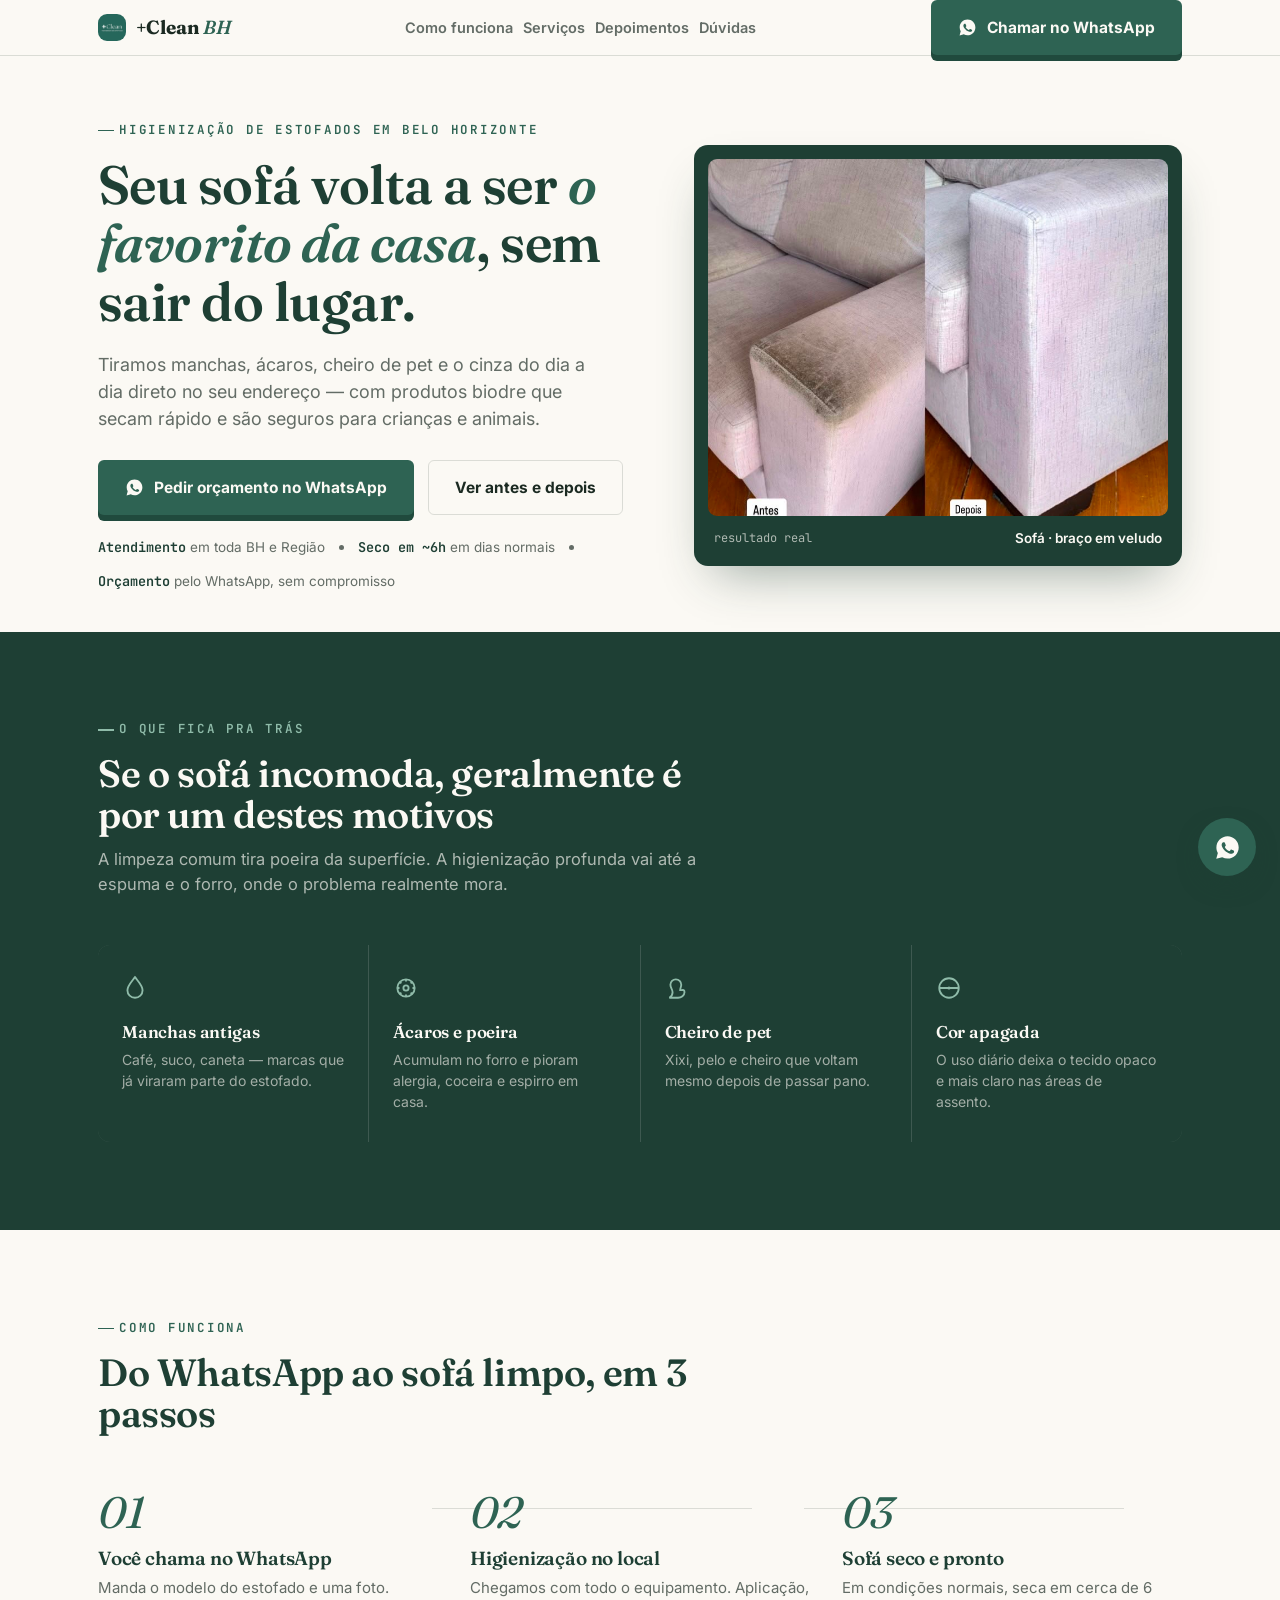
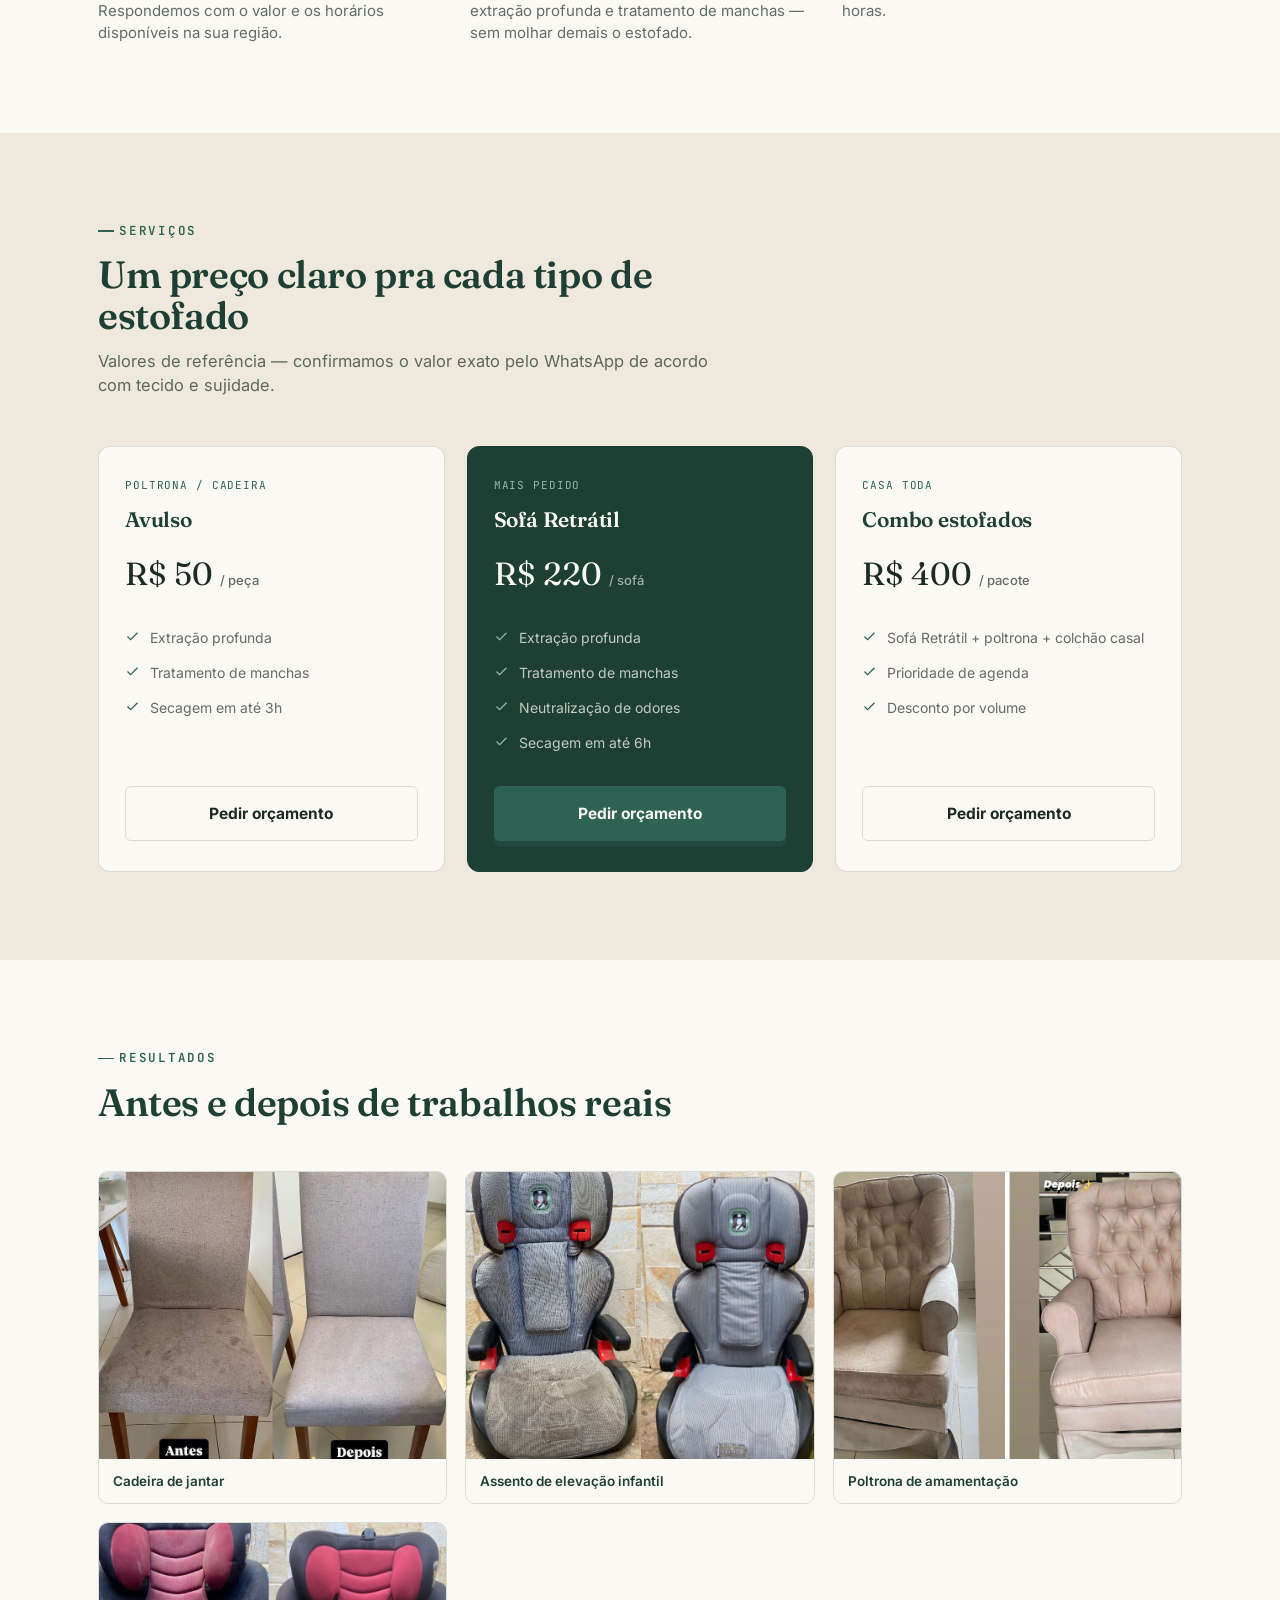
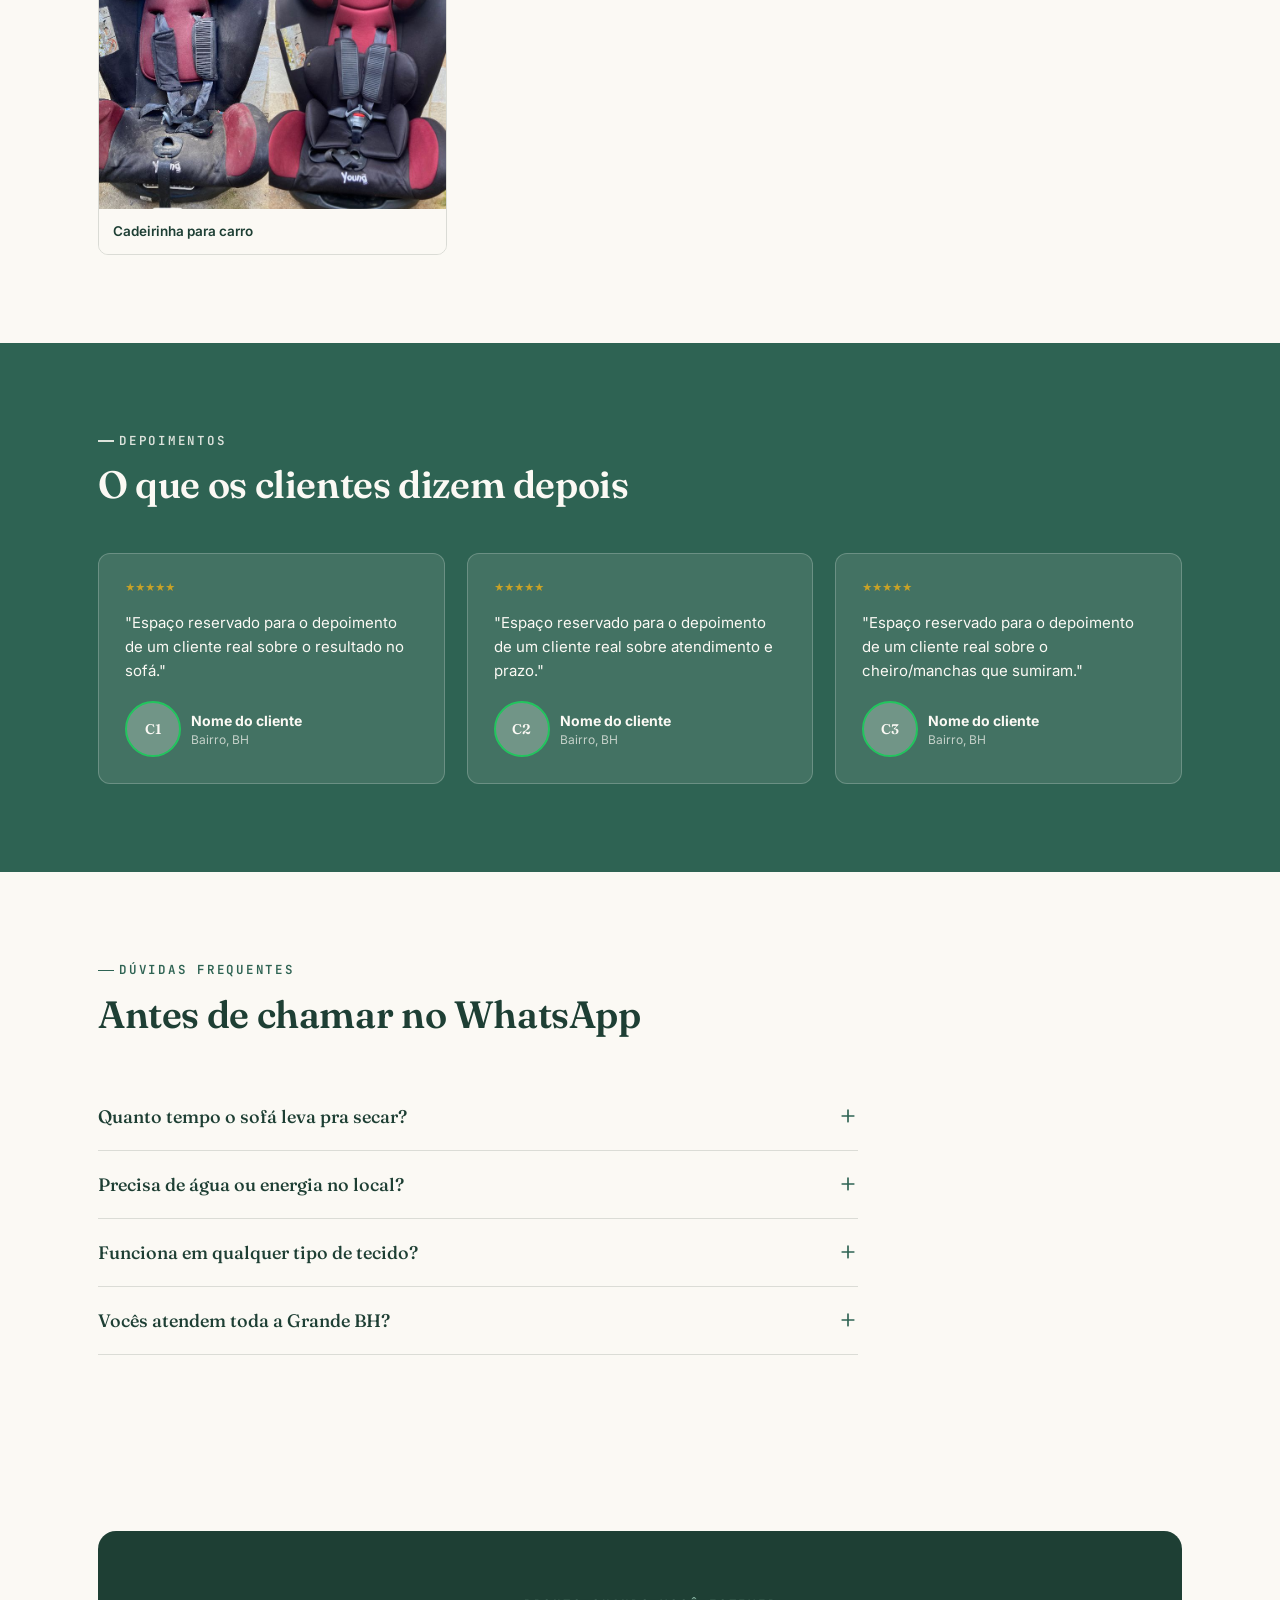
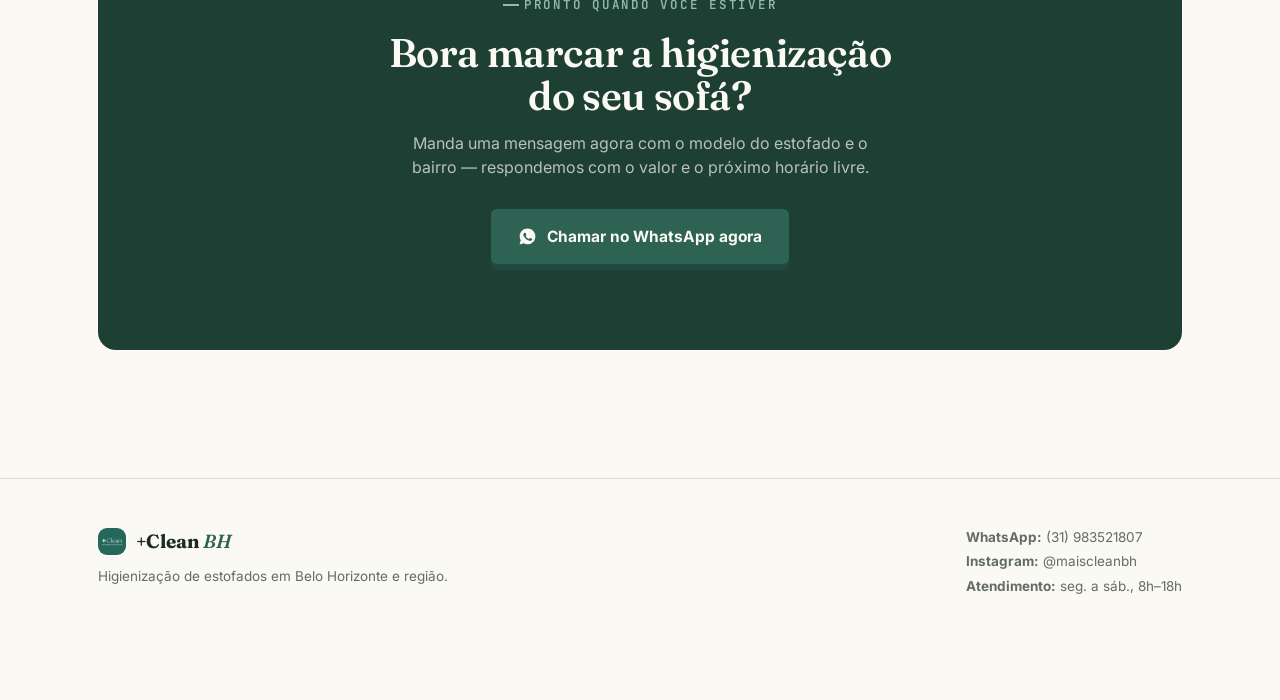
<file: maisclean-landing.html>
<!DOCTYPE html>
<html lang="pt-BR">
<head>
<meta charset="UTF-8">
<meta name="description" content="Higienização de estofados em Belo Horizonte. Tire manchas, ácaros e cheiros desagradáveis do seu sofá com nossos serviços profissionais.">
<title>+Clean BH | Higienização de Estofados</title>
<link rel="preconnect" href="https://fonts.googleapis.com">
<link rel="preconnect" href="https://fonts.gstatic.com" crossorigin>
<link href="https://fonts.googleapis.com/css2?family=Fraunces:ital,opsz,wght@0,9..144,400;0,9..144,500;0,9..144,600;0,9..144,700;1,9..144,500&family=Inter:wght@400;500;600;700;800&family=JetBrains+Mono:wght@500;600&display=swap" rel="stylesheet">
<link rel="stylesheet" href="style.css">
</head>
<body>
<header>
  <nav class="wrap">
    <a href="#top" class="logo">
      <img src="images/logo.jpg" alt="+Clean Higienização de Estofados" class="logo-img">
      <span class="logo-text">+Clean <span>BH</span></span>
    </a>
    <ul class="nav-links">
      <li><a href="#como-funciona">Como funciona</a></li>
      <li><a href="#servicos">Serviços</a></li>
      <li><a href="#depoimentos">Depoimentos</a></li>
      <li><a href="#faq">Dúvidas</a></li>
    </ul>
    <a class="btn btn-primary nav-cta" href="https://whatsss.link/2kpx1f" target="_blank" rel="noopener">
      <svg viewBox="0 0 24 24" fill="currentColor"><path d="M12.04 2C6.58 2 2.13 6.45 2.13 11.91c0 1.79.47 3.46 1.29 4.91L2 22l5.29-1.38a9.9 9.9 0 0 0 4.75 1.21h.01c5.46 0 9.91-4.45 9.91-9.91S17.5 2 12.04 2Zm5.8 14.14c-.24.68-1.4 1.31-1.93 1.36-.5.05-.98.24-3.28-.68-2.78-1.11-4.56-3.93-4.7-4.11-.14-.18-1.12-1.49-1.12-2.84 0-1.35.71-2.01.96-2.28.24-.27.53-.34.71-.34h.5c.16 0 .38-.03.58.44.24.57.82 1.98.89 2.12.07.14.11.31.02.5-.09.18-.14.3-.27.46-.14.16-.29.36-.41.48-.14.14-.28.29-.12.57.16.27.71 1.18 1.53 1.91 1.05.94 1.94 1.24 2.21 1.38.27.14.43.12.59-.07.16-.2.68-.79.86-1.06.18-.27.36-.23.6-.14.25.09 1.58.75 1.85.88.27.14.45.2.51.32.07.11.07.66-.17 1.34Z"/></svg>
      Chamar no WhatsApp
    </a>
  </nav>
</header>

<main id="top">
  <!-- ============ HERO ============ -->
  <section class="hero">
    <div class="wrap hero-grid">
      <div>
        <span class="eyebrow">Higienização de estofados em Belo Horizonte</span>
        <h1>Seu sofá volta a ser <em>o favorito da casa</em>, sem sair do lugar.</h1>
        <p class="lede">Tiramos manchas, ácaros, cheiro de pet e o cinza do dia a dia direto no seu endereço — com produtos biodre que secam rápido e são seguros para crianças e animais.</p>
        <div class="hero-ctas">
          <a class="btn btn-primary" href="https://whatsss.link/2kpx1f" target="_blank" rel="noopener">
            <svg viewBox="0 0 24 24" fill="currentColor"><path d="M12.04 2C6.58 2 2.13 6.45 2.13 11.91c0 1.79.47 3.46 1.29 4.91L2 22l5.29-1.38a9.9 9.9 0 0 0 4.75 1.21h.01c5.46 0 9.91-4.45 9.91-9.91S17.5 2 12.04 2Zm5.8 14.14c-.24.68-1.4 1.31-1.93 1.36-.5.05-.98.24-3.28-.68-2.78-1.11-4.56-3.93-4.7-4.11-.14-.18-1.12-1.49-1.12-2.84 0-1.35.71-2.01.96-2.28.24-.27.53-.34.71-.34h.5c.16 0 .38-.03.58.44.24.57.82 1.98.89 2.12.07.14.11.31.02.5-.09.18-.14.3-.27.46-.14.16-.29.36-.41.48-.14.14-.28.29-.12.57.16.27.71 1.18 1.53 1.91 1.05.94 1.94 1.24 2.21 1.38.27.14.43.12.59-.07.16-.2.68-.79.86-1.06.18-.27.36-.23.6-.14.25.09 1.58.75 1.85.88.27.14.45.2.51.32.07.11.07.66-.17 1.34Z"/></svg>
            Pedir orçamento no WhatsApp
          </a>
          <a class="btn btn-ghost" href="#galeria">Ver antes e depois</a>
        </div>
        <div class="trust-row">
          <span><strong>Atendimento</strong> em toda BH e Região</span>
          <span class="trust-dot"></span>
          <span><strong>Seco em ~6h</strong> em dias normais</span>
          <span class="trust-dot"></span>
          <span><strong>Orçamento</strong> pelo WhatsApp, sem compromisso</span>
        </div>
      </div>

      <div>
        <div class="photo-card">
          <img src="images/sofa-antes-depois.jpg" alt="Sofá antes e depois da higienização">
          <div class="photo-caption">
            <span>resultado real</span>
            <strong>Sofá · braço em veludo</strong>
          </div>
        </div>
      </div>
    </div>
  </section>

  <!-- ============ PROBLEMS ============ -->
  <section class="problems">
    <div class="wrap">
      <div class="section-head">
        <span class="eyebrow">O que fica pra trás</span>
        <h2>Se o sofá incomoda, geralmente é por um destes motivos</h2>
        <p>A limpeza comum tira poeira da superfície. A higienização profunda vai até a espuma e o forro, onde o problema realmente mora.</p>
      </div>
      <div class="p-grid">
        <div class="p-item">
          <svg viewBox="0 0 24 24" fill="none" stroke="currentColor" stroke-width="1.7"><path d="M12 2C9 6 5 10 5 14a7 7 0 0 0 14 0c0-4-4-8-7-12Z"/></svg>
          <h3>Manchas antigas</h3>
          <p>Café, suco, caneta — marcas que já viraram parte do estofado.</p>
        </div>
        <div class="p-item">
          <svg viewBox="0 0 24 24" fill="none" stroke="currentColor" stroke-width="1.7"><circle cx="12" cy="12" r="8"/><circle cx="12" cy="12" r="2.4"/><path d="M12 4v2M12 18v2M4 12h2M18 12h2M6.3 6.3l1.4 1.4M16.3 16.3l1.4 1.4M17.7 6.3l-1.4 1.4M7.7 16.3l-1.4 1.4"/></svg>
          <h3>Ácaros e poeira</h3>
          <p>Acumulam no forro e pioram alergia, coceira e espirro em casa.</p>
        </div>
        <div class="p-item">
          <svg viewBox="0 0 24 24" fill="none" stroke="currentColor" stroke-width="1.7"><path d="M4 21c2-1 3-3 3-5 0-3-2-4-2-7a5 5 0 0 1 10 0c0 2-1 3-1 5 2 0 4-1 4 2 0 3-3 5-6 5H4Z"/></svg>
          <h3>Cheiro de pet</h3>
          <p>Xixi, pelo e cheiro que voltam mesmo depois de passar pano.</p>
        </div>
        <div class="p-item">
          <svg viewBox="0 0 24 24" fill="none" stroke="currentColor" stroke-width="1.7"><path d="M3 12h18M3 12a9 9 0 0 1 18 0M3 12a9 9 0 0 0 18 0"/><circle cx="12" cy="12" r="1.4" fill="currentColor" stroke="none"/></svg>
          <h3>Cor apagada</h3>
          <p>O uso diário deixa o tecido opaco e mais claro nas áreas de assento.</p>
        </div>
      </div>
    </div>
  </section>

  <!-- ============ HOW IT WORKS ============ -->
  <section id="como-funciona">
    <div class="wrap">
      <div class="section-head">
        <span class="eyebrow">Como funciona</span>
        <h2>Do WhatsApp ao sofá limpo, em 3 passos</h2>
      </div>
      <div class="steps">
        <div class="step">
          <span class="step-num">01</span>
          <h3>Você chama no WhatsApp</h3>
          <p>Manda o modelo do estofado e uma foto. Respondemos com o valor e os horários disponíveis na sua região.</p>
          <div class="step-line"></div>
        </div>
        <div class="step">
          <span class="step-num">02</span>
          <h3>Higienização no local</h3>
          <p>Chegamos com todo o equipamento. Aplicação, extração profunda e tratamento de manchas — sem molhar demais o estofado.</p>
          <div class="step-line"></div>
        </div>
        <div class="step">
          <span class="step-num">03</span>
          <h3>Sofá seco e pronto</h3>
          <p>Em condições normais, seca em cerca de 6 horas.</p>
        </div>
      </div>
    </div>
  </section>

  <!-- ============ SERVICES ============ -->
  <section class="services" id="servicos">
    <div class="wrap">
      <div class="section-head">
        <span class="eyebrow">Serviços</span>
        <h2>Um preço claro pra cada tipo de estofado</h2>
        <p>Valores de referência — confirmamos o valor exato pelo WhatsApp de acordo com tecido e sujidade.</p>
      </div>
      <div class="s-grid">
        <div class="s-card">
          <span class="tag">Poltrona / Cadeira</span>
          <h3>Avulso</h3>
          <div class="price">R$ 50 <small>/ peça</small></div>
          <ul>
            <li><svg viewBox="0 0 24 24" fill="none" stroke="currentColor" stroke-width="2"><path d="M20 6 9 17l-5-5"/></svg>Extração profunda</li>
            <li><svg viewBox="0 0 24 24" fill="none" stroke="currentColor" stroke-width="2"><path d="M20 6 9 17l-5-5"/></svg>Tratamento de manchas</li>
            <li><svg viewBox="0 0 24 24" fill="none" stroke="currentColor" stroke-width="2"><path d="M20 6 9 17l-5-5"/></svg>Secagem em até 3h</li>
          </ul>
          <a class="btn btn-ghost" href="https://whatsss.link/2kpx1f" target="_blank" rel="noopener">Pedir orçamento</a>
        </div>
        <div class="s-card featured">
          <span class="tag">Mais pedido</span>
          <h3>Sofá Retrátil</h3>
          <div class="price">R$ 220 <small>/ sofá</small></div>
          <ul>
            <li><svg viewBox="0 0 24 24" fill="none" stroke="currentColor" stroke-width="2"><path d="M20 6 9 17l-5-5"/></svg>Extração profunda</li>
            <li><svg viewBox="0 0 24 24" fill="none" stroke="currentColor" stroke-width="2"><path d="M20 6 9 17l-5-5"/></svg>Tratamento de manchas</li>
            <li><svg viewBox="0 0 24 24" fill="none" stroke="currentColor" stroke-width="2"><path d="M20 6 9 17l-5-5"/></svg>Neutralização de odores</li>
            <li><svg viewBox="0 0 24 24" fill="none" stroke="currentColor" stroke-width="2"><path d="M20 6 9 17l-5-5"/></svg>Secagem em até 6h</li>
          </ul>
          <a class="btn btn-primary" href="https://whatsss.link/2kpx1f" target="_blank" rel="noopener">Pedir orçamento</a>
        </div>
        <div class="s-card">
          <span class="tag">Casa toda</span>
          <h3>Combo estofados</h3>
          <div class="price">R$ 400 <small>/ pacote</small></div>
          <ul>
            <li><svg viewBox="0 0 24 24" fill="none" stroke="currentColor" stroke-width="2"><path d="M20 6 9 17l-5-5"/></svg>Sofá Retrátil + poltrona + colchão casal </li>
            <li><svg viewBox="0 0 24 24" fill="none" stroke="currentColor" stroke-width="2"><path d="M20 6 9 17l-5-5"/></svg>Prioridade de agenda</li>
            <li><svg viewBox="0 0 24 24" fill="none" stroke="currentColor" stroke-width="2"><path d="M20 6 9 17l-5-5"/></svg>Desconto por volume</li>
          </ul>
          <a class="btn btn-ghost" href="https://whatsss.link/2kpx1f" target="_blank" rel="noopener">Pedir orçamento</a>
        </div>
      </div>
    </div>
  </section>

  <!-- ============ GALLERY (fotos reais) ============ -->
  <section id="galeria">
    <div class="wrap">
      <div class="section-head">
        <span class="eyebrow">Resultados</span>
        <h2>Antes e depois de trabalhos reais</h2>
      </div>
      <div class="gallery">
        <div class="g-item">
          <img src="images/cadeira-antes-depois.jpg" alt="Cadeira de jantar antes e depois da higienização">
          <p class="g-caption">Cadeira de jantar</p>
        </div>
        <div class="g-item">
          <img src="images/elevacao-antes-depois.jpg" alt="Assento de elevação infantil antes e depois da higienização">
          <p class="g-caption">Assento de elevação infantil</p>
        </div>
        <div class="g-item">
          <img src="images/poltrona-amamentação.jpg" alt="Sofá antes e depois da higienização">
          <p class="g-caption">Poltrona de amamentação</p>
        </div>
        <div class="g-item">
          <img src="images/cadeirinha-antes-depois.jpg" alt="Cadeirinha de bebê para carro antes e depois da higienização">
          <p class="g-caption">Cadeirinha para carro</p>
        </div>
      </div>
    </div>
  </section>

  <!-- ============ TESTIMONIALS ============ -->
  <section class="testi" id="depoimentos">
    <div class="wrap">
      <div class="section-head">
        <span class="eyebrow">Depoimentos</span>
        <h2>O que os clientes dizem depois</h2>
      </div>
      <div class="t-grid">
        <div class="t-card">
          <div class="t-stars">★★★★★</div>
          <p class="quote">"Espaço reservado para o depoimento de um cliente real sobre o resultado no sofá."</p>
          <div class="t-who">
            <div class="t-avatar">C1</div>
            <div><strong>Nome do cliente</strong><span>Bairro, BH</span></div>
          </div>
        </div>
        <div class="t-card">
          <div class="t-stars">★★★★★</div>
          <p class="quote">"Espaço reservado para o depoimento de um cliente real sobre atendimento e prazo."</p>
          <div class="t-who">
            <div class="t-avatar">C2</div>
            <div><strong>Nome do cliente</strong><span>Bairro, BH</span></div>
          </div>
        </div>
        <div class="t-card">
          <div class="t-stars">★★★★★</div>
          <p class="quote">"Espaço reservado para o depoimento de um cliente real sobre o cheiro/manchas que sumiram."</p>
          <div class="t-who">
            <div class="t-avatar">C3</div>
            <div><strong>Nome do cliente</strong><span>Bairro, BH</span></div>
          </div>
        </div>
      </div>
    </div>
  </section>

  <!-- ============ FAQ ============ -->
  <section id="faq">
    <div class="wrap">
      <div class="section-head">
        <span class="eyebrow">Dúvidas frequentes</span>
        <h2>Antes de chamar no WhatsApp</h2>
      </div>
      <div class="faq-list">
        <div class="faq-item">
          <button class="faq-q">Quanto tempo o sofá leva pra secar? <svg viewBox="0 0 24 24" fill="none" stroke="currentColor" stroke-width="2" stroke-linecap="round"><path d="M12 5v14M5 12h14"/></svg></button>
          <div class="faq-a"><p>Em dias com ventilação normal, entre 6 e 8 horas. Em dias muito úmidos pode levar um pouco mais — combinamos isso na visita.</p></div>
        </div>
        <div class="faq-item">
          <button class="faq-q">Precisa de água ou energia no local? <svg viewBox="0 0 24 24" fill="none" stroke="currentColor" stroke-width="2" stroke-linecap="round"><path d="M12 5v14M5 12h14"/></svg></button>
          <div class="faq-a"><p>Levamos todo o equipamento e produtos. Só precisamos de uma tomada próxima ao estofado e de acesso a água.</p></div>
        </div>
        <div class="faq-item">
          <button class="faq-q">Funciona em qualquer tipo de tecido? <svg viewBox="0 0 24 24" fill="none" stroke="currentColor" stroke-width="2" stroke-linecap="round"><path d="M12 5v14M5 12h14"/></svg></button>
          <div class="faq-a"><p>Sim — ajustamos o produto e a técnica conforme o tecido (suede, veludo, linho, couro sintético etc). Se tiver dúvida, manda uma foto no WhatsApp antes.</p></div>
        </div>
        <div class="faq-item">
          <button class="faq-q">Vocês atendem toda a Grande BH? <svg viewBox="0 0 24 24" fill="none" stroke="currentColor" stroke-width="2" stroke-linecap="round"><path d="M12 5v14M5 12h14"/></svg></button>
          <div class="faq-a"><p>Sim. Manda seu bairro no WhatsApp que confirmamos a disponibilidade e o horário mais próximo.</p></div>
        </div>
      </div>
    </div>
  </section>

  <!-- ============ FINAL CTA ============ -->
  <section>
    <div class="wrap">
      <div class="final-cta">
        <span class="eyebrow">Pronto quando você estiver</span>
        <h2>Bora marcar a higienização do seu sofá?</h2>
        <p>Manda uma mensagem agora com o modelo do estofado e o bairro — respondemos com o valor e o próximo horário livre.</p>
        <div class="hero-ctas">
          <a class="btn btn-primary" href="https://whatsss.link/2kpx1f" target="_blank" rel="noopener">
            <svg viewBox="0 0 24 24" fill="currentColor"><path d="M12.04 2C6.58 2 2.13 6.45 2.13 11.91c0 1.79.47 3.46 1.29 4.91L2 22l5.29-1.38a9.9 9.9 0 0 0 4.75 1.21h.01c5.46 0 9.91-4.45 9.91-9.91S17.5 2 12.04 2Zm5.8 14.14c-.24.68-1.4 1.31-1.93 1.36-.5.05-.98.24-3.28-.68-2.78-1.11-4.56-3.93-4.7-4.11-.14-.18-1.12-1.49-1.12-2.84 0-1.35.71-2.01.96-2.28.24-.27.53-.34.71-.34h.5c.16 0 .38-.03.58.44.24.57.82 1.98.89 2.12.07.14.11.31.02.5-.09.18-.14.3-.27.46-.14.16-.29.36-.41.48-.14.14-.28.29-.12.57.16.27.71 1.18 1.53 1.91 1.05.94 1.94 1.24 2.21 1.38.27.14.43.12.59-.07.16-.2.68-.79.86-1.06.18-.27.36-.23.6-.14.25.09 1.58.75 1.85.88.27.14.45.2.51.32.07.11.07.66-.17 1.34Z"/></svg>
            Chamar no WhatsApp agora
          </a>
        </div>
      </div>
    </div>
  </section>
</main>

<footer>
  <div class="wrap foot-grid">
    <div>
      <a href="#top" class="logo">
        <img src="images/logo.jpg" alt="+Clean Higienização de Estofados" class="logo-img">
        <span class="logo-text">+Clean <span>BH</span></span>
      </a>
      <p class="cols">Higienização de estofados em Belo Horizonte e região.</p>
    </div>
    <div class="cols">
      <p><strong>WhatsApp:</strong> (31) 983521807</p>
      <p><strong>Instagram:</strong> @maiscleanbh</p>
      <p><strong>Atendimento:</strong> seg. a sáb., 8h–18h</p>
    </div>
  </div>
</footer>

<a class="float-wa" href="https://whatsss.link/2kpx1f" target="_blank" rel="noopener" aria-label="Chamar no WhatsApp">
  <svg viewBox="0 0 24 24" fill="currentColor"><path d="M12.04 2C6.58 2 2.13 6.45 2.13 11.91c0 1.79.47 3.46 1.29 4.91L2 22l5.29-1.38a9.9 9.9 0 0 0 4.75 1.21h.01c5.46 0 9.91-4.45 9.91-9.91S17.5 2 12.04 2Zm5.8 14.14c-.24.68-1.4 1.31-1.93 1.36-.5.05-.98.24-3.28-.68-2.78-1.11-4.56-3.93-4.7-4.11-.14-.18-1.12-1.49-1.12-2.84 0-1.35.71-2.01.96-2.28.24-.27.53-.34.71-.34h.5c.16 0 .38-.03.58.44.24.57.82 1.98.89 2.12.07.14.11.31.02.5-.09.18-.14.3-.27.46-.14.16-.29.36-.41.48-.14.14-.28.29-.12.57.16.27.71 1.18 1.53 1.91 1.05.94 1.94 1.24 2.21 1.38.27.14.43.12.59-.07.16-.2.68-.79.86-1.06.18-.27.36-.23.6-.14.25.09 1.58.75 1.85.88.27.14.45.2.51.32.07.11.07.66-.17 1.34Z"/></svg>
</a>

<script>
  document.querySelectorAll('.faq-item').forEach(function(item){
    var btn = item.querySelector('.faq-q');
    var answer = item.querySelector('.faq-a');
    btn.addEventListener('click', function(){
      var isOpen = item.classList.contains('open');
      document.querySelectorAll('.faq-item.open').forEach(function(other){
        other.classList.remove('open');
        other.querySelector('.faq-a').style.maxHeight = null;
      });
      if(!isOpen){
        item.classList.add('open');
        answer.style.maxHeight = answer.scrollHeight + 'px';
      }
    });
  });
</script>

</body>
</html>
</file>
<file: style.css>
:root{
  /* ===== CORES DA MARCA — troque aqui pra mudar o site inteiro ===== */
  --forest: #1E3F34;       /* verde escuro (fundos escuros, textos fortes) */
  --brand: #2E6353;        /* verde principal da logo (botões, links, destaques) */
  --brand-dark: #204A3D;   /* verde principal mais escuro (sombra dos botões) */
  --brand-light: #8FBBA9;  /* verde claro (ícones e textos sobre fundo escuro) */
  --gold: #C9A227;         /* dourado (estrelas e pequenos destaques) */
  --cream: #EFE9DD;        /* bege claro (fundo de seções alternadas) */
  --paper: #FBF9F4;        /* quase branco (fundo padrão da página) */
  --ink: #1B2A22;          /* cor do texto principal */
  --ink-soft: rgba(27,42,34,0.68); /* texto secundário */
  --line: rgba(27,42,34,0.14);     /* linhas e bordas sutis */
  --radius: 6px;
}
*{box-sizing:border-box; margin:0; padding:0;}
html{ font-size:62.5%;
  scroll-behavior:smooth;}
body{
  font-family:'Inter', sans-serif;
  background:var(--paper);
  color:var(--ink);
  line-height:1.5;
  -webkit-font-smoothing:antialiased;
}
img{max-width:100%; display:block;}
a{color:inherit; text-decoration:none;}
ul{list-style:none;}
.wrap{
max-width:114rem;
margin:0 auto;
padding:0 2.8rem;
}
h1,h2,h3{font-family:'Fraunces', serif; line-height:1.08; letter-spacing:-0.01em; font-weight:600;}
.eyebrow{
  font-family:'JetBrains Mono', monospace;
  font-size:1.25rem;
  gap:0.8rem;
  font-weight:600;
  letter-spacing:0.14em;
  text-transform:uppercase;
  color:var(--brand);
  display:inline-flex;
  align-items:center;
  gap:0.5rem;
}
.eyebrow::before{
  content:"";
  width:16px; height:1.5px; background:var(--brand);
  display:inline-block;
}
.btn{
  display:inline-flex; align-items:center; gap:1rem;
  font-family:'Inter', sans-serif; font-weight:700; font-size:1.55rem;
  padding:1.5rem 2.6rem; border-radius:var(--radius);
  border:1.5px solid transparent; cursor:pointer;
  transition:transform .18s ease, box-shadow .18s ease, background .18s ease;
}
.btn-primary{ background:var(--brand); color:var(--paper); box-shadow:0 6px 0 var(--brand-dark);}
.btn-primary:hover{ transform:translateY(-2px); box-shadow:0 8px 0 var(--brand-dark);}
.btn-primary:active{ transform:translateY(2px); box-shadow:0 3px 0 var(--brand-dark);}
.btn-ghost{ border-color:var(--line); color:var(--ink); background:transparent;}
.btn-ghost:hover{ border-color:var(--forest);}
.btn svg{width:19px; height:19px; flex-shrink:0;}

/* ---------- NAV ---------- */
header{
  position:sticky; top:0; z-index:50;
  background:rgba(251,249,244,0.9); backdrop-filter:blur(8px);
  border-bottom:1px solid var(--line);
}
nav{ display:flex; align-items:center; justify-content:space-between; padding:1.4rem 2.8rem;}
.logo{ display:flex; align-items:center; gap:1rem;}
.logo-img{ height: 2.75rem;; width: 2.75rem;; border-radius:0.9rem; object-fit:cover; flex-shrink:0;}
.logo-text{ font-family:'Fraunces', serif; font-weight:700; font-size:1.9rem; letter-spacing:-0.01em; color:var(--ink);}
.logo-text span{ color:var(--brand); font-style:italic; font-weight:600;}
.nav-links{ display:flex; gap:1rem; font-size:14.5px; font-weight:600; color:var(--ink-soft);}
.nav-links a:hover{ color:var(--forest);}
.nav-cta{ display:none; }
@media(min-width:860px){ .nav-cta{display:inline-flex;} }
@media(max-width:859px){ .nav-links{display:none;} }

/* ---------- HERO ---------- */
.hero{ padding:6.4rem 0 4rem; position:relative; overflow:hidden;}
.hero-grid{ display:grid; grid-template-columns:1.05fr 0.95fr; gap:5.6rem; align-items:center;}
@media(max-width:900px){ .hero-grid{grid-template-columns:1fr;} }
.hero h1{ font-size:clamp(34px, 5vw, 54px); margin:16px 0 20px; color:var(--forest);}
.hero h1 em{ font-style:italic; color:var(--brand);}
.hero p.lede{ font-size:1.8rem; color:var(--ink-soft); max-width:46ch; margin-bottom:2.8rem;}
.hero-ctas{ display:flex; gap:14px; flex-wrap:wrap; margin-bottom:22px;}
.trust-row{ display:flex; align-items:center; gap:1.4rem; font-size:1.35rem; color:var(--ink-soft); flex-wrap:wrap;}
.trust-row strong{ color:var(--forest); font-family:'JetBrains Mono', monospace; font-weight:600;}
.trust-dot{ width:5px; height:5px; border-radius:50%; background:var(--ink-soft); flex-shrink:0;}

/* ---------- PHOTO CARD (antes/depois — fotos reais) ---------- */
.photo-card{
  background:var(--forest); border-radius:1.4rem; padding:1.4rem;
  box-shadow:0 24px 48px -20px rgba(30,63,52,0.45);
}
.photo-card img{ border-radius:9px; width:100%; aspect-ratio:4/3.1; object-fit:cover;}
.photo-caption{ display:flex; justify-content:space-between; align-items:center; padding:12px 6px 4px; color:var(--paper);}
.photo-caption span{ font-size:12px; font-family:'JetBrains Mono', monospace; opacity:0.65;}
.photo-caption strong{ font-family:'Inter'; font-size:13.5px; font-weight:600;}

/* ---------- SECTION SHELL ---------- */
section{ padding:8.8rem 0; }
.section-head{ max-width:640px; margin-bottom:48px; }
.section-head h2{ font-size:clamp(28px,3.4vw,38px); color:var(--forest); margin-top:14px;}
.section-head p{ color:var(--ink-soft); font-size:16.5px; margin-top:12px;}
.divider{ height:1px; background:var(--line); }

/* ---------- PROBLEMS ---------- */
.problems{ background:var(--forest); color:var(--paper);}
.problems .eyebrow{ color:var(--brand-light);}
.problems .eyebrow::before{ background:var(--brand-light);}
.problems .section-head h2{ color:var(--paper);}
.problems .section-head p{ color:rgba(251,249,244,0.66);}
.p-grid{ display:grid; grid-template-columns:repeat(4,1fr); gap:1px; background:rgba(251,249,244,0.14); border-radius:12px; overflow:hidden;}
@media(max-width:820px){ .p-grid{ grid-template-columns:repeat(2,1fr);} }
.p-item{ background:var(--forest); padding:30px 24px;}
.p-item svg{ width:26px; height:26px; color:var(--brand-light); margin-bottom:18px;}
.p-item h3{ font-size:17px; color:var(--paper); margin-bottom:8px; font-weight:600;}
.p-item p{ font-size:14px; color:rgba(251,249,244,0.6);}

/* ---------- HOW IT WORKS ---------- */
.steps{ display:grid; grid-template-columns:repeat(3,1fr); gap:32px; counter-reset:step;}
@media(max-width:820px){ .steps{grid-template-columns:1fr;} }
.step{ position:relative; padding-top:8px;}
.step-num{
  font-family:'Fraunces', serif; font-style:italic; font-size:44px; color:var(--brand);
  line-height:1; margin-bottom:14px; display:block;
}
.step h3{ font-size:19px; color:var(--forest); margin-bottom:9px;}
.step p{ color:var(--ink-soft); font-size:15px;}
.step-line{ position:absolute; top:26px; left:calc(100% - 6px); width:calc(100% - 20px); height:1px; background:var(--line); }
@media(max-width:820px){ .step-line{display:none;} }

/* ---------- SERVICES / PRICING ---------- */
.services{ background:var(--cream); }
.s-grid{ display:grid; grid-template-columns:repeat(3,1fr); gap:2.2rem;}
@media(max-width:900px){ .s-grid{grid-template-columns:1fr;} }
.s-card{
  background:var(--paper); border:1px solid var(--line); border-radius:12px; padding:3.0rem 2.6rem;
  display:flex; flex-direction:column; transition:transform .18s ease, box-shadow .18s ease;
}
.s-card.featured{ background:var(--forest); border-color:var(--forest); color:var(--paper);}
.s-card:hover{ transform:translateY(-4px); box-shadow:0 18px 30px -18px rgba(30,63,52,0.35);}
.s-card .tag{ font-family:'JetBrains Mono', monospace; font-size:11px; letter-spacing:0.08em; text-transform:uppercase; color:var(--brand); margin-bottom:14px;}
.s-card.featured .tag{ color:var(--brand-light);}
.s-card h3{ font-size:21px; margin-bottom:10px; color:var(--forest);}
.s-card.featured h3{ color:var(--paper);}
.s-card .price{ font-family:'Fraunces', serif; font-size:32px; margin:10px 0 4px;}
.s-card .price small{ font-family:'Inter'; font-size:13px; font-weight:500; color:var(--ink-soft);}
.s-card.featured .price small{ color:rgba(251,249,244,0.6);}
.s-card ul{ margin:18px 0 26px; flex-grow:1;}
.s-card li{ font-size:14px; padding:7px 0; display:flex; gap:10px; color:var(--ink-soft);}
.s-card.featured li{ color:rgba(251,249,244,0.75);}
.s-card li svg{ width:15px; height:15px; color:var(--brand); flex-shrink:0; margin-top:2px;}
.s-card.featured li svg{ color:var(--brand-light);}
.s-card .btn{ justify-content:center; width:100%;}

/* ---------- GALLERY (fotos reais) ---------- */
.gallery{ display:grid; grid-template-columns:repeat(3,1fr); gap:18px;}
@media(max-width:820px){ .gallery{grid-template-columns:1fr;} }
.g-item{ border-radius:10px; overflow:hidden; border:1px solid var(--line);}
.g-item img{ width:100%; aspect-ratio:4/3.3; object-fit:cover;}
.g-caption{ padding:12px 14px; font-size:13.5px; font-weight:600; color:var(--forest); background:var(--paper);}

/* ---------- TESTIMONIALS ---------- */
.testi{ background:var(--brand); color:var(--paper);}
.testi .eyebrow{ color:rgba(251,249,244,0.85);}
.testi .eyebrow::before{ background:rgba(251,249,244,0.85);}
.testi .section-head h2{ color:var(--paper);}
.t-grid{ display:grid; grid-template-columns:repeat(3,1fr); gap:2.2rem;}
@media(max-width:900px){ .t-grid{grid-template-columns:1fr;} }
.t-card{ background:rgba(251,249,244,0.1); border:1px solid rgba(251,249,244,0.22); border-radius:12px; padding:2.6rem;}
.t-stars{ display:flex; gap:3px; margin-bottom:16px; color:var(--gold);}
.t-card p.quote{ font-size:15px; line-height:1.6; margin-bottom:18px;}
.t-who{ display:flex; align-items:center; gap:10px;}
.t-avatar{ width:36px; height:36px; border-radius:50%; background:rgba(251,249,244,0.25); display:flex; align-items:center; justify-content:center; font-family:'Fraunces'; font-weight:600; font-size:14px;}
.t-who strong{ display:block; font-size:14px;}
.t-who span{ display:block; font-size:12px; opacity:0.7;}
.t-note{ margin-top:28px; font-size:12.5px; color:rgba(251,249,244,0.7); font-family:'JetBrains Mono', monospace;}

.t-avatar {
    width: 5.6rem;
    height: 5.6rem;
    border-radius: 50%;
    overflow: hidden;
    flex-shrink: 0;
    border: 2px solid #22c55e;
}

.t-avatar img {
    width: 100%;
    height: 100%;
    object-fit: cover;
    display: block;
}

/* ---------- FAQ ---------- */
.faq-list{ max-width:760px; }
.faq-item{ border-bottom:1px solid var(--line); }
.faq-q{
  width:100%; text-align:left; background:none; border:none; cursor:pointer;
  padding:2.2rem 0; display:flex; justify-content:space-between; align-items:center; gap:20px;
  font-family:'Fraunces', serif; font-size:1.8rem; color:var(--forest); font-weight:500;
}
.faq-q svg{ width:20px; height:20px; flex-shrink:0; transition:transform .25s ease; color:var(--brand);}
.faq-item.open .faq-q svg{ transform:rotate(45deg);}
.faq-a{ max-height:0; overflow:hidden; transition:max-height .3s ease;}
.faq-a p{ padding-bottom:22px; color:var(--ink-soft); font-size:15px; max-width:60ch;}

/* ---------- FINAL CTA ---------- */
.final-cta{
  background:var(--forest); color:var(--paper); text-align:center; border-radius:1.8rem;
  padding:6.4rem 3.2rem; margin:0 auto;
}
.final-cta .eyebrow{ color:var(--brand-light); justify-content:center;}
.final-cta .eyebrow::before{ background:var(--brand-light);}
.final-cta h2{ color:var(--paper); font-size:clamp(28px,4vw,40px); margin:16px auto 14px; max-width:20ch;}
.final-cta p{ color:rgba(251,249,244,0.7); max-width:48ch; margin:0 auto 30px; font-size:16px;}
.final-cta .hero-ctas{ justify-content:center;}

/* ---------- FOOTER ---------- */
footer{ padding:48px 0 100px; border-top:1px solid var(--line); margin-top:40px;}
.foot-grid{ display:flex; justify-content:space-between; align-items:flex-start; flex-wrap:wrap; gap:24px;}
.foot-grid .logo{ margin-bottom:10px;}
footer .cols{ color:var(--ink-soft); font-size:13.5px; }
footer .cols p{ margin-bottom:4px;}
.copyright{
  margin-top:3rem;
  font-size:1.3rem;
  color:var(--ink-soft);
  text-align:left;
}
footer a:hover{
  color:var(--brand);
}


/* ---------- FLOATING WHATSAPP ---------- */
.float-wa{
  position:fixed; bottom:2.4rem; right:2.4rem; z-index:60;
  width:5.8rem; height:5.8rem; border-radius:50%; background:var(--brand);
  display:flex; align-items:center; justify-content:center;
  box-shadow:0 10px 24px -6px rgba(30,63,52,0.5);
  animation:pulse 2.6s infinite;
}
.float-wa svg{ width:2.7rem; height:2.7rem; color:var(--paper);}
@keyframes pulse{
  0%{ box-shadow:0 10px 24px -6px rgba(30,63,52,0.5), 0 0 0 0 rgba(46,99,83,0.55);}
  70%{ box-shadow:0 10px 24px -6px rgba(30,63,52,0.5), 0 0 0 14px rgba(46,99,83,0);}
  100%{ box-shadow:0 10px 24px -6px rgba(30,63,52,0.5), 0 0 0 0 rgba(46,99,83,0);}
}

@media (prefers-reduced-motion: reduce){
  html{scroll-behavior:auto;}
  .float-wa{animation:none;}
  *{transition:none !important;}
}
/* ---------- LIGHTBOX ---------- */
.lightbox{
  display:none;
  position:fixed;
  inset:0;
  background:rgba(0,0,0,.85);
  z-index:9999;
  justify-content:center;
  align-items:center;
}

.lightbox img{
  max-width:90%;
  max-height:90vh;
  border-radius:1rem;
}

.lightbox.active{
  display:flex;
}

.lightbox-close{
  position:absolute;
  top:2rem;
  right:3rem;
  color:white;
  font-size:4rem;
  cursor:pointer;
}

.zoom-img{
  cursor:pointer;
}
</file>
